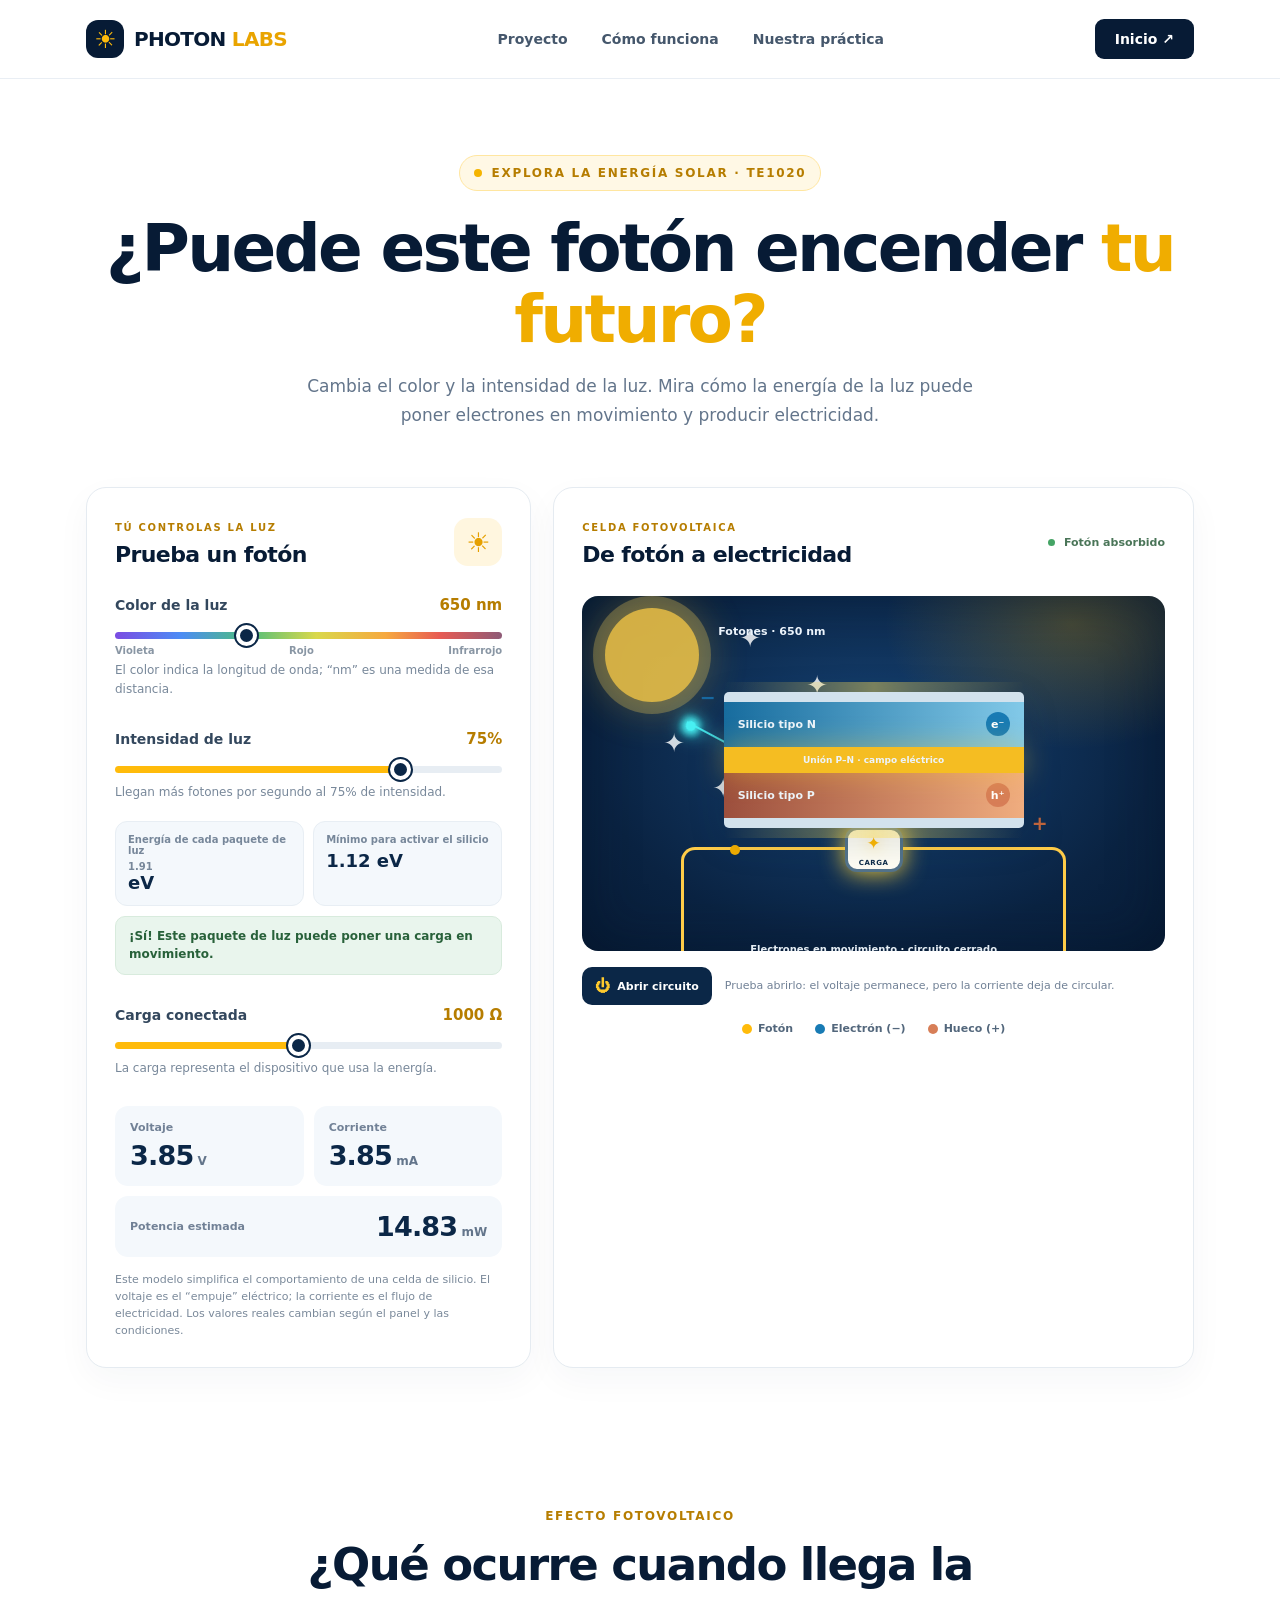
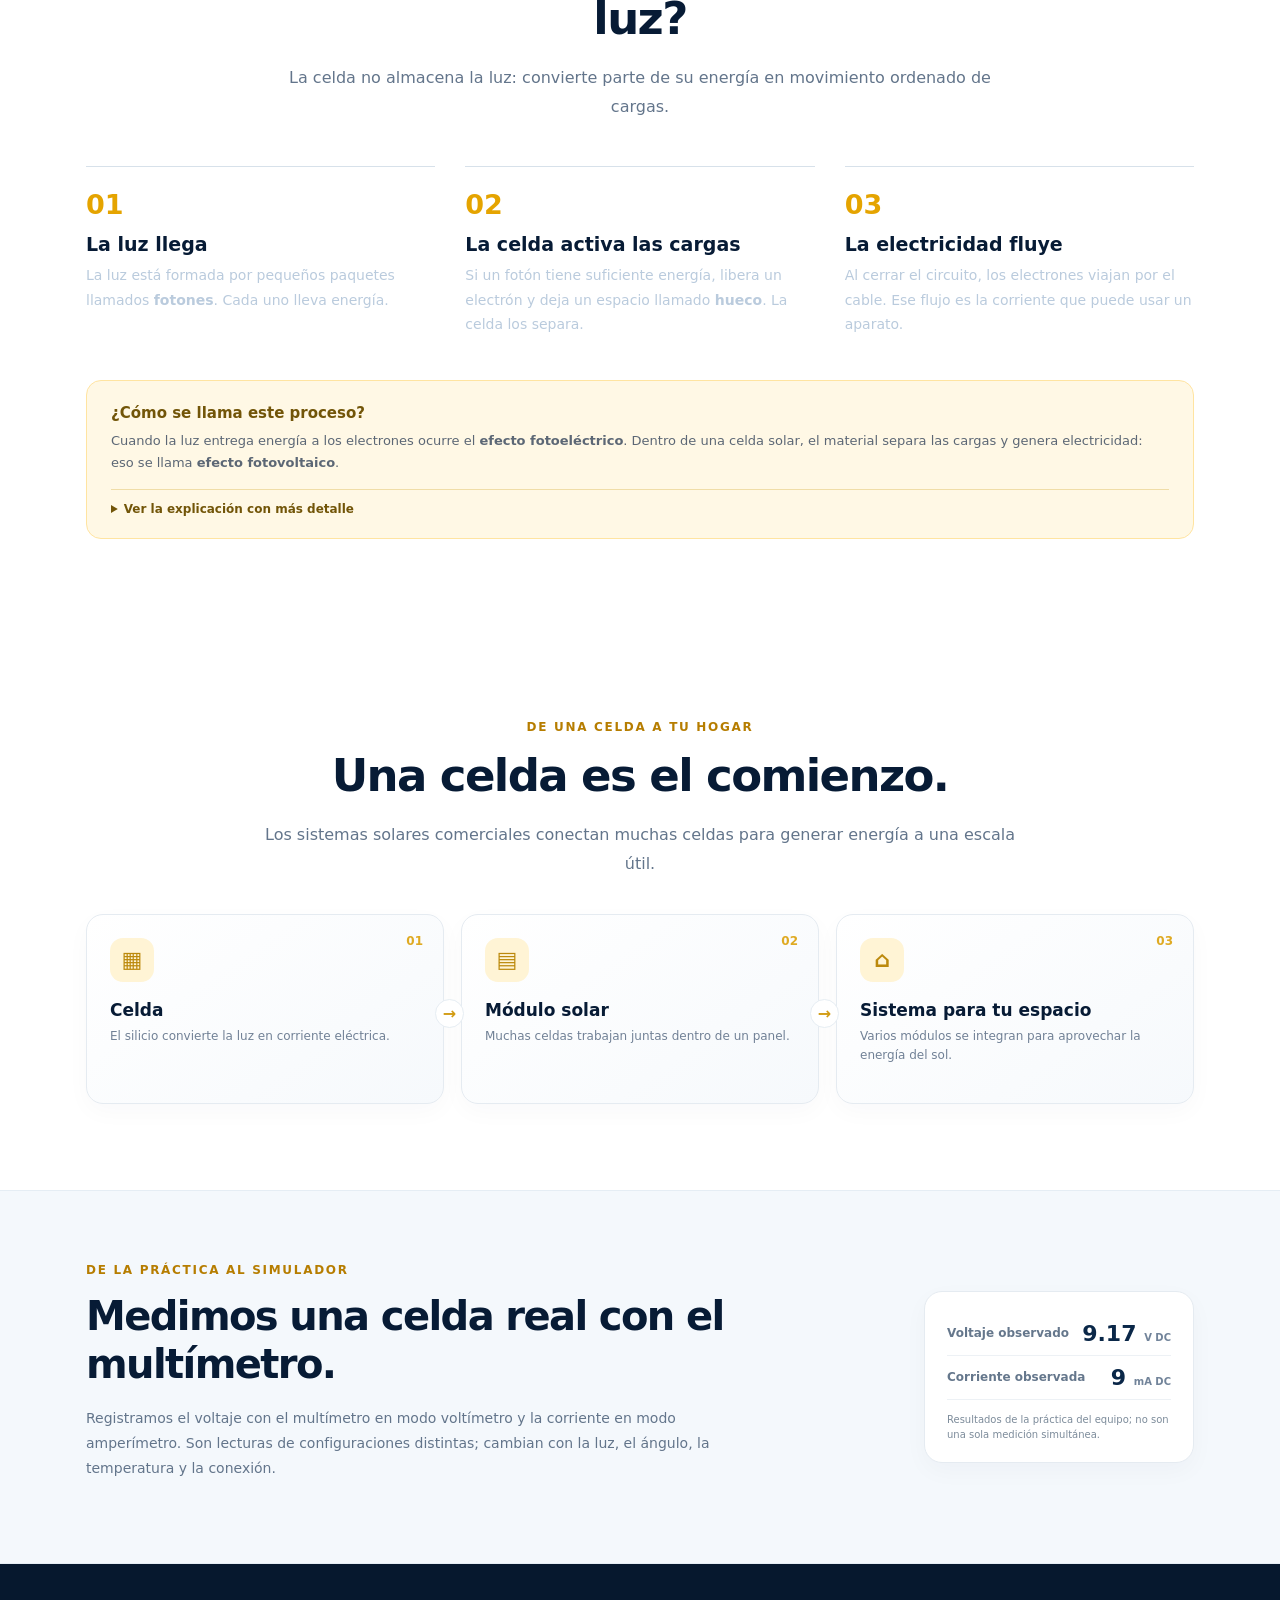
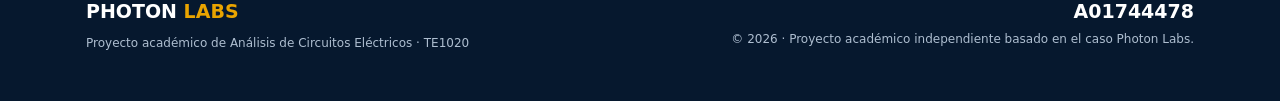
<file: simulador.html>
<!doctype html>
<html lang="es">
<head>
  <meta charset="UTF-8" />
  <meta name="viewport" content="width=device-width, initial-scale=1" />
  <meta name="theme-color" content="#071b35" />
  <meta name="description" content="Simulador interactivo para comprender cómo una celda solar transforma la luz en corriente eléctrica." />
  <title>Simulador solar | Photon Labs</title>
  <link rel="icon" type="image/png" href="assets/logo.png" />
  <link rel="stylesheet" href="styles.css?v=2" />
  <link rel="stylesheet" href="simulador.css?v=2" />
  <script src="simulador.js" defer></script>
  <script src="page-transitions.js?v=2" defer></script>
</head>
<body>
  <header class="header">
    <div class="wrap nav">
      <a href="index.html" class="brand" aria-label="Photon Labs, inicio"><span class="brand-icon">☀</span><span>PHOTON <b>LABS</b></span></a>
      <nav aria-label="Navegación principal"><a href="index.html#proyecto">Proyecto</a><a href="#como-funciona">Cómo funciona</a><a href="#practica">Nuestra práctica</a></nav>
      <a class="nav-cta" href="index.html">Inicio <span aria-hidden="true">↗</span></a>
    </div>
  </header>
  <main>
    <section class="sim-hero wrap">
      <span class="eyebrow"><span class="dot"></span> EXPLORA LA ENERGÍA SOLAR · TE1020</span>
      <h1>¿Puede este fotón encender <span>tu futuro?</span></h1>
      <p>Cambia el color y la intensidad de la luz. Mira cómo la energía de la luz puede poner electrones en movimiento y producir electricidad.</p>
    </section>

    <section class="sim-layout wrap" aria-label="Simulador de celda solar">
      <div class="sim-card controls-card">
        <div class="card-title"><div><span class="overline">TÚ CONTROLAS LA LUZ</span><h2>Prueba un fotón</h2></div><span class="sun-badge" aria-hidden="true">☀</span></div>
        <label class="control-label" for="wavelengthRange"><span>Color de la luz</span><strong><span id="wavelengthValue">650</span> nm</strong></label>
        <input class="spectrum-range" id="wavelengthRange" type="range" min="380" max="1200" value="650" aria-describedby="wavelengthHint" />
        <div class="spectrum-labels"><span>Violeta</span><span>Rojo</span><span>Infrarrojo</span></div>
        <p class="control-hint" id="wavelengthHint">El color indica la longitud de onda; “nm” es una medida de esa distancia.</p>
        <label class="control-label load-label" for="lightRange"><span>Intensidad de luz</span><strong id="lightValue">75%</strong></label>
        <input id="lightRange" type="range" min="0" max="100" value="75" aria-describedby="lightHint" />
        <p class="control-hint" id="lightHint">Más intensidad significa más fotones llegando cada segundo.</p>
        <div class="photon-facts" aria-live="polite">
          <div><span>Energía de cada paquete de luz</span><strong><span id="photonEnergy">1.91</span> eV</strong></div>
          <div><span>Mínimo para activar el silicio</span><strong>1.12 eV</strong></div>
        </div>
        <div class="threshold-message" id="thresholdMessage" role="status">Este fotón puede activar el silicio.</div>
        <label class="control-label load-label" for="loadRange"><span>Carga conectada</span><strong><span id="loadValue">1000</span> Ω</strong></label>
        <input id="loadRange" type="range" min="100" max="2000" value="1000" step="50" aria-describedby="loadHint" />
        <p class="control-hint" id="loadHint">La carga representa el dispositivo que usa la energía.</p>
        <div class="readings" aria-live="polite">
          <div class="reading"><span>Voltaje</span><strong><span id="voltageValue">—</span><small> V</small></strong></div>
          <div class="reading"><span>Corriente</span><strong><span id="currentValue">—</span><small> mA</small></strong></div>
          <div class="reading power-reading"><span>Potencia estimada</span><strong><span id="powerValue">—</span><small> mW</small></strong></div>
        </div>
        <p class="model-note">Este modelo simplifica el comportamiento de una celda de silicio. El voltaje es el “empuje” eléctrico; la corriente es el flujo de electricidad. Los valores reales cambian según el panel y las condiciones.</p>
      </div>

      <div class="sim-card diagram-card">
        <div class="card-title"><div><span class="overline">CELDA FOTOVOLTAICA</span><h2>De fotón a electricidad</h2></div><span class="live-indicator" id="sceneStatus"><i></i> Fotón activo</span></div>
        <div class="cell-scene" id="cellScene" data-light="75" data-threshold="met" data-circuit="closed">
          <div class="sun-rays" aria-hidden="true"><span>✦</span><span>✦</span><span>✦</span><span>✦</span><span>✦</span></div>
          <div class="photon-label" id="photonLabel">Fotones · 650 nm</div>
          <div class="beam" aria-hidden="true"><span class="beam-photon">●</span><span class="beam-photon">●</span><span class="beam-photon">●</span><span class="beam-photon">●</span><span class="beam-photon">●</span></div>
          <div class="cell-stack" aria-label="Esquema de capas de una celda fotovoltaica">
            <div class="cell-layer top-layer"><span>Contacto frontal</span><b>−</b></div>
            <div class="cell-layer n-layer"><span>Silicio tipo N</span><b class="electron">e⁻</b></div>
            <div class="junction"><span>Unión P–N · campo eléctrico</span><i></i></div>
            <div class="cell-layer p-layer"><span>Silicio tipo P</span><b class="hole">h⁺</b></div>
            <div class="cell-layer bottom-layer"><span>Contacto posterior</span><b>+</b></div>
          </div>
          <div class="circuit-line"><span class="flow-dot"></span><span class="load-symbol" id="loadSymbol"><span class="load-bulb">✦</span><small>CARGA</small></span><span class="circuit-caption" id="circuitCaption">Cargas en movimiento · circuito cerrado</span></div>
        </div>
        <div class="scene-actions"><button class="switch-button" id="circuitToggle" type="button" aria-pressed="true"><span aria-hidden="true">⏻</span><span id="switchText">Abrir circuito</span></button><p>Prueba abrirlo: el voltaje permanece, pero la corriente deja de circular.</p></div>
        <div class="legend"><span><i class="legend-photon"></i> Fotón</span><span><i class="legend-electron"></i> Electrón (−)</span><span><i class="legend-hole"></i> Hueco (+)</span></div>
      </div>
    </section>

    <section class="section wrap" id="como-funciona">
      <div class="section-heading"><span class="overline">EFECTO FOTOVOLTAICO</span><h2>¿Qué ocurre cuando llega la luz?</h2><p>La celda no almacena la luz: convierte parte de su energía en movimiento ordenado de cargas.</p></div>
      <div class="steps science-steps">
        <article><span>01</span><h3>La luz llega</h3><p>La luz está formada por pequeños paquetes llamados <b>fotones</b>. Cada uno lleva energía.</p></article>
        <article><span>02</span><h3>La celda activa las cargas</h3><p>Si un fotón tiene suficiente energía, libera un electrón y deja un espacio llamado <b>hueco</b>. La celda los separa.</p></article>
        <article><span>03</span><h3>La electricidad fluye</h3><p>Al cerrar el circuito, los electrones viajan por el cable. Ese flujo es la corriente que puede usar un aparato.</p></article>
      </div>
      <aside class="concept-note"><strong>¿Cómo se llama este proceso?</strong><p>Cuando la luz entrega energía a los electrones ocurre el <b>efecto fotoeléctrico</b>. Dentro de una celda solar, el material separa las cargas y genera electricidad: eso se llama <b>efecto fotovoltaico</b>.</p><details class="more-science"><summary>Ver la explicación con más detalle</summary><p>La energía se estima con E = 1240 ÷ λ. En esta fórmula, λ es el color de la luz medido en nanómetros (nm), y eV es una unidad para medir energía. El silicio necesita al menos 1.12 eV para liberar una carga.</p></details></aside>
    </section>

    <section class="scale-band"><div class="wrap"><div class="section-heading"><span class="overline">DE UNA CELDA A TU HOGAR</span><h2>Una celda es el comienzo.</h2><p>Los sistemas solares comerciales conectan muchas celdas para generar energía a una escala útil.</p></div><div class="scale-steps"><article><span>01</span><b class="scale-icon">▦</b><h3>Celda</h3><p>El silicio convierte la luz en corriente eléctrica.</p></article><article><span>02</span><b class="scale-icon">▤</b><h3>Módulo solar</h3><p>Muchas celdas trabajan juntas dentro de un panel.</p></article><article><span>03</span><b class="scale-icon">⌂</b><h3>Sistema para tu espacio</h3><p>Varios módulos se integran para aprovechar la energía del sol.</p></article></div></div></section>

    <section class="practice-band" id="practica"><div class="wrap practice-inner"><div><span class="overline">DE LA PRÁCTICA AL SIMULADOR</span><h2>Medimos una celda real con el multímetro.</h2><p>Registramos el voltaje con el multímetro en modo voltímetro y la corriente en modo amperímetro. Son lecturas de configuraciones distintas; cambian con la luz, el ángulo, la temperatura y la conexión.</p></div><div class="practice-readings"><div><span>Voltaje observado</span><strong>9.17 <small>V DC</small></strong></div><div><span>Corriente observada</span><strong>9 <small>mA DC</small></strong></div><small>Resultados de la práctica del equipo; no son una sola medición simultánea.</small></div></div></section>
  </main>
  <footer><div class="wrap footer-inner"><div><strong>PHOTON <span>LABS</span></strong><p>Proyecto académico de Análisis de Circuitos Eléctricos · TE1020</p></div><div class="footer-right"><strong>A01744478</strong><small>© 2026 · Proyecto académico independiente basado en el caso Photon Labs.</small></div></div></footer>
</body>
</html>
</file>
<file: styles.css>
:root{--navy:#071b35;--blue:#10345c;--gold:#ffbb0b;--muted:#63758b;--light:#f4f8fc}*{box-sizing:border-box}html{scroll-behavior:smooth}body{margin:0;font-family:Inter,ui-sans-serif,system-ui,-apple-system,BlinkMacSystemFont,"Segoe UI",sans-serif;color:var(--navy);background:white}a{text-decoration:none;color:inherit}.wrap{max-width:1160px;margin:auto;padding-left:26px;padding-right:26px}.header{background:#fff;border-bottom:1px solid #e9eef4;position:sticky;top:0;z-index:5}.nav{height:78px;display:flex;align-items:center;justify-content:space-between;gap:24px}.brand{font-weight:900;letter-spacing:-.7px;display:flex;align-items:center;gap:10px;font-size:20px}.brand b,.footer-inner span{color:#e9a400}.brand-icon{display:grid;place-items:center;width:38px;height:38px;border-radius:12px;background:var(--navy);color:var(--gold);font-size:25px}.nav nav{display:flex;gap:34px;color:#45576c;font-size:14px;font-weight:600}.nav nav a:hover{color:#d39a00}.nav-cta{background:var(--navy);color:white;border-radius:9px;padding:12px 20px;font-size:14px;font-weight:700}.hero{min-height:610px;display:grid;grid-template-columns:1.06fr .94fr;align-items:center;gap:50px;padding-top:55px;padding-bottom:70px}.eyebrow,.overline{font-size:12px;letter-spacing:1.7px;font-weight:850;color:#b67d00}.eyebrow{display:inline-flex;gap:10px;align-items:center;background:#fff8e5;border:1px solid #ffe6a0;border-radius:30px;padding:10px 14px}.dot{height:8px;width:8px;border-radius:50%;background:#f5b400}.hero h1{font-size:clamp(43px,5vw,70px);letter-spacing:-3px;line-height:1.08;margin:26px 0 23px;max-width:660px}.hero h1 span{color:#f0ad00}.hero-copy>p{font-size:18px;line-height:1.8;color:var(--muted);max-width:540px}.actions{display:flex;gap:12px;flex-wrap:wrap;margin:30px 0}.btn{border-radius:10px;padding:16px 22px;font-size:14px;font-weight:800;display:inline-flex;align-items:center;gap:14px}.primary{background:var(--gold);color:#0b2443;box-shadow:0 8px 22px #ffbb0b33}.secondary{border:1px solid #cbd5df}.hero-note{color:#65758a;font-size:13px;margin-top:36px}.hero-note span{color:#e6a000}.hero-art{position:relative;min-width:0}.art-glow{position:absolute;inset:6% 0;background:radial-gradient(circle,#ffdf7c66,transparent 65%)}.logo-panel{position:relative;border-radius:28px;padding:25px;background:white;box-shadow:0 22px 70px #102c5020;border:1px solid #e9eef4;transform:rotate(2deg)}.logo-panel img{display:block;width:100%;border-radius:15px}.float-tag{position:absolute;bottom:-20px;left:-28px;background:white;display:flex;align-items:center;gap:13px;padding:14px 20px;box-shadow:0 15px 45px #0b28452b;border-radius:14px}.float-tag>span{font-size:26px;color:#e5a400}.float-tag strong,.float-tag small{display:block}.float-tag strong{font-size:13px}.float-tag small{font-size:11px;color:var(--muted);margin-top:3px}.metrics{background:var(--navy);color:white}.metrics-grid{display:grid;grid-template-columns:repeat(4,1fr);padding-top:27px;padding-bottom:27px}.metrics-grid>div{display:flex;align-items:center;gap:14px;padding:14px 18px;border-right:1px solid #ffffff25}.metrics-grid>div:last-child{border:0}.metrics strong{color:var(--gold);font-size:23px}.metrics span{font-size:13px;color:#d6e0eb}.section{padding-top:95px;padding-bottom:95px}.section-heading{max-width:760px;margin:0 auto 43px;text-align:center}h2{font-size:clamp(30px,3.7vw,45px);letter-spacing:-1.6px;line-height:1.2;margin:14px 0 18px}.section-heading p,.coming p{color:var(--muted);font-size:16px;line-height:1.8}.feature-grid{display:grid;grid-template-columns:repeat(3,1fr);gap:20px}.feature{border:1px solid #e5ebf1;border-radius:18px;padding:32px;background:#fff;box-shadow:0 8px 25px #0b284508}.feature-icon{display:grid;place-items:center;width:54px;height:54px;border-radius:15px;background:#fff6df;font-size:25px;color:#e4a300}.feature h3{margin:24px 0 10px;font-size:20px}.feature p{color:var(--muted);line-height:1.7;font-size:14px}.section-dark{background:#0a2342;color:white}.section-dark .overline{color:var(--gold)}.section-dark h2{max-width:700px}.steps{display:grid;grid-template-columns:repeat(3,1fr);gap:30px;margin-top:45px}.steps>div{border-top:1px solid #42607d;padding-top:24px}.steps span{color:var(--gold);font-size:28px;font-weight:850}.steps h3{font-size:20px}.steps p{color:#bacbdd;line-height:1.7;font-size:14px}.coming{background:var(--light);border:1px solid #e5edf4;border-radius:24px;padding:58px;display:flex;align-items:center;gap:40px;justify-content:space-between}.coming>div:first-child{max-width:690px}.coming-icon{font-size:140px;color:#f3b300;line-height:1}.status{display:inline-block;background:#e9f3ed;color:#297d48;border-radius:25px;padding:9px 15px;font-size:13px;font-weight:800;margin-top:15px}footer{background:#06182e;color:white}.footer-inner{display:flex;justify-content:space-between;gap:30px;padding-top:36px;padding-bottom:36px}.footer-inner strong{font-size:19px}.footer-inner p,.footer-inner small{font-size:12px;color:#aebed0;line-height:1.6}.footer-right{text-align:right;display:flex;flex-direction:column;gap:8px}@media(max-width:850px){.nav nav{display:none}.hero{grid-template-columns:1fr;gap:45px;padding-top:65px}.hero-copy{text-align:center}.hero-copy>p{margin-left:auto;margin-right:auto}.actions{justify-content:center}.hero-art{max-width:530px;margin:0 auto}.float-tag{left:0}.metrics-grid{grid-template-columns:repeat(2,1fr)}.metrics-grid>div:nth-child(2){border:0}.feature-grid,.steps{grid-template-columns:1fr}.coming-icon{display:none}}@media(max-width:540px){.wrap{padding-left:18px;padding-right:18px}.nav{height:70px}.brand{font-size:17px}.nav-cta{font-size:12px;padding:11px}.hero{padding-top:42px}.hero h1{letter-spacing:-2px}.hero-copy>p{font-size:16px}.btn{width:100%;justify-content:center}.logo-panel{padding:12px}.float-tag{position:relative;bottom:auto;left:auto;margin:15px auto 0;max-width:max-content}.metrics-grid>div{gap:8px;padding:14px 8px}.metrics span{font-size:11px}.metrics strong{font-size:19px}.section{padding-top:70px;padding-bottom:70px}.coming{padding:30px}.footer-inner{flex-direction:column}.footer-right{text-align:left}}
.hero-word{display:inline-block;min-width:4ch;transition:opacity .22s ease,transform .22s ease}.hero-word.is-changing{opacity:0;transform:translateY(9px)}.hero-art{perspective:900px}.logo-panel{animation:panel-float 6s ease-in-out infinite;transform-origin:center;transition:box-shadow .5s}.logo-panel:hover{box-shadow:0 32px 85px #102c5035}.art-glow{animation:glow-breathe 5s ease-in-out infinite}.float-tag{animation:tag-float 4s ease-in-out infinite}.primary{transition:transform .2s ease,box-shadow .2s ease}.primary:hover{transform:translateY(-3px);box-shadow:0 14px 28px #ffbb0b55}.scroll-effects .scroll-reveal{opacity:0;transform:translateY(18px);transition:opacity .65s ease var(--reveal-delay,0ms),transform .65s cubic-bezier(.2,.75,.25,1) var(--reveal-delay,0ms)}.scroll-effects .scroll-reveal.is-visible{opacity:1;transform:translateY(0)}@keyframes panel-float{0%,100%{transform:rotate(2deg) translateY(0)}50%{transform:rotate(0deg) translateY(-8px)}}@keyframes glow-breathe{0%,100%{opacity:.68;transform:scale(.96)}50%{opacity:1;transform:scale(1.04)}}@keyframes tag-float{0%,100%{transform:translateY(0)}50%{transform:translateY(-6px)}}@media(prefers-reduced-motion:reduce){html{scroll-behavior:auto}.hero-word,.logo-panel,.art-glow,.float-tag,.primary,.scroll-effects .scroll-reveal{animation:none!important;transition:none!important;transform:none!important;opacity:1!important}}
.page-transition-screen{position:fixed;inset:0;z-index:20;display:flex;align-items:center;justify-content:center;flex-direction:column;gap:15px;background:radial-gradient(circle at 50% 48%,#143c64 0%,#0a2342 46%,#071b35 78%);color:#fff;clip-path:circle(0 at 50% 50%);pointer-events:none;transition:clip-path .52s cubic-bezier(.72,0,.2,1)}.page-transition-screen.is-active{clip-path:circle(150% at 50% 50%)}.transition-sun{display:grid;place-items:center;width:68px;height:68px;border-radius:50%;background:var(--gold);color:var(--navy);font-size:38px;box-shadow:0 0 0 13px #ffbb0b22,0 0 65px #ffbb0b77;animation:transition-pulse 1s ease-in-out infinite alternate}.transition-message{font-size:16px;letter-spacing:.5px;opacity:0;transform:translateY(8px);transition:opacity .25s ease .12s,transform .25s ease .12s}.page-transition-screen.is-active .transition-message{opacity:1;transform:translateY(0)}@keyframes transition-pulse{to{transform:scale(1.08);box-shadow:0 0 0 20px #ffbb0b16,0 0 85px #ffbb0b99}}@media(prefers-reduced-motion:reduce){.page-transition-screen{display:none}}
.page-transition-screen{transition-duration:.85s}.transition-message{font-size:18px}@media(prefers-reduced-motion:reduce){.page-transition-screen{display:flex;clip-path:none;opacity:0;transition:opacity .18s ease}.page-transition-screen.is-active{opacity:1;clip-path:none}.transition-sun{animation:none}}

/* Hero photo carousel */
.hero-carousel{position:relative;isolation:isolate;display:block;min-height:650px;padding:0;overflow:hidden;color:#fff;background:var(--navy)}
.hero-backdrops,.hero-scrim{position:absolute;inset:0;z-index:-2}
.hero-backdrops{overflow:hidden}
.hero-slide{position:absolute;inset:0;width:100%;height:100%;object-fit:cover;object-position:center 54%;opacity:0;transform:scale(1.045);transition:opacity 1.1s ease,transform 7s ease}
.hero-slide.is-active{opacity:1;transform:scale(1)}
.hero-scrim{z-index:-1;background:linear-gradient(90deg,rgba(5,20,39,.9) 0%,rgba(5,20,39,.78) 47%,rgba(5,20,39,.34) 100%),linear-gradient(0deg,rgba(5,20,39,.54),transparent 38%)}
.hero-content{min-height:650px;display:grid;grid-template-columns:1.12fr .88fr;align-items:center;gap:50px;padding-top:70px;padding-bottom:110px}
.hero-carousel .hero-copy{max-width:650px}
.hero-carousel .eyebrow{background:#071b35b8;border-color:#ffbb0b88;color:#ffdf83}
.hero-carousel .dot{box-shadow:0 0 15px #ffbb0b}
.hero-carousel h1{color:#fff;text-shadow:0 4px 25px #06162988}
.hero-carousel h1 span{color:var(--gold)}
.hero-carousel .hero-copy>p{color:#edf3fa;text-shadow:0 2px 14px #061629}
.hero-carousel .hero-note{color:#e4ebf4}
.hero-carousel .secondary{border-color:#ffffff83;color:#fff;background:#071b3552}
.hero-carousel .logo-panel{box-shadow:0 24px 70px #06162980}
.hero-carousel-controls{position:absolute;left:max(26px,calc((100% - 1108px)/2));right:max(26px,calc((100% - 1108px)/2));bottom:30px;display:flex;align-items:center;gap:13px;color:#fff}
.carousel-arrow{width:42px;height:42px;border:1px solid #ffffff88;border-radius:50%;background:#071b3566;color:#fff;font-size:21px;cursor:pointer;transition:background .2s ease,transform .2s ease}
.carousel-arrow:hover{background:#ffbb0b;color:var(--navy);transform:translateY(-2px)}
.carousel-count{font-size:13px;font-weight:800;letter-spacing:1px;white-space:nowrap}
.carousel-count span{color:#c5d0dd}
.carousel-label{display:flex;flex-direction:column;gap:3px;margin-left:4px}
.carousel-caption{font-size:13px;font-weight:700}
.carousel-label small{font-size:10px;color:#c5d0dd}
@media(max-width:850px){.hero-carousel,.hero-content{min-height:720px}.hero-content{grid-template-columns:1fr;gap:28px;padding-top:55px;padding-bottom:115px}.hero-carousel .hero-copy{text-align:center;margin:0 auto}.hero-carousel .hero-art{width:min(100%,460px);margin:0 auto}.hero-carousel .logo-panel{max-height:215px;overflow:hidden}.hero-carousel .logo-panel img{max-height:165px;object-fit:contain}.hero-carousel .float-tag{left:0}.hero-carousel-controls{left:26px;right:26px}}
@media(max-width:540px){.hero-carousel,.hero-content{min-height:740px}.hero-content{padding-top:42px;padding-bottom:120px}.hero-carousel .hero-art{max-width:310px}.hero-carousel .logo-panel{max-height:145px;padding:10px}.hero-carousel .logo-panel img{max-height:123px}.hero-carousel-controls{left:18px;right:18px;bottom:23px;gap:9px}.carousel-arrow{width:38px;height:38px}.carousel-label{margin-left:1px}.carousel-caption{font-size:11px}.carousel-label small{font-size:9px}}
@media(prefers-reduced-motion:reduce){.hero-slide{transition:opacity .2s ease,transform .2s ease;transform:none}.carousel-arrow{transition:none}}
</file>
<file: simulador.css>
.sim-hero{padding-top:76px;padding-bottom:34px;text-align:center}.sim-hero h1{font-size:clamp(40px,5.5vw,66px);letter-spacing:-2.7px;line-height:1.08;margin:22px auto 16px}.sim-hero h1 span{color:#f0ad00}.sim-hero p{max-width:690px;margin:0 auto;color:var(--muted);font-size:17px;line-height:1.75}.sim-layout{display:grid;grid-template-columns:.82fr 1.18fr;gap:22px;padding-top:22px;padding-bottom:42px}.sim-card{background:white;border:1px solid #e5ebf1;border-radius:20px;padding:28px;box-shadow:0 12px 34px #0b28450a;min-width:0}.card-title{display:flex;align-items:center;justify-content:space-between;gap:18px;margin-bottom:28px}.card-title h2{font-size:22px;letter-spacing:-.6px;margin:7px 0 0}.card-title .overline{font-size:10px}.sun-badge{display:grid;place-items:center;border-radius:14px;width:48px;height:48px;background:#fff6df;color:#e6a000;font-size:27px}.control-label{display:flex;align-items:center;justify-content:space-between;gap:14px;font-size:14px;font-weight:750;color:#33475d}.control-label strong{color:#b67d00;font-size:15px}.load-label{margin-top:31px}.sim-card input[type=range]{appearance:none;width:100%;height:7px;border-radius:8px;background:linear-gradient(90deg,#ffbb0b 75%,#e7edf3 75%);outline:none;margin:18px 0 5px}.sim-card input[type=range]::-webkit-slider-thumb{appearance:none;width:21px;height:21px;border-radius:50%;background:#0b2747;border:4px solid white;box-shadow:0 0 0 2px #0b2747;cursor:pointer}.sim-card input[type=range]::-moz-range-thumb{width:14px;height:14px;border-radius:50%;background:#0b2747;border:4px solid white;box-shadow:0 0 0 2px #0b2747;cursor:pointer}.control-hint{font-size:12px;color:#78889a;margin:5px 0 0;line-height:1.55}.readings{margin-top:28px;display:grid;grid-template-columns:1fr 1fr;gap:10px}.reading{border-radius:13px;background:#f4f8fc;padding:15px}.reading>span{display:block;font-size:11px;color:#718196;font-weight:700}.reading strong{display:block;margin-top:6px;color:#0b2747;font-size:27px;letter-spacing:-.8px}.reading small{font-size:12px;letter-spacing:0;color:#63758b}.power-reading{grid-column:1/-1;display:flex;align-items:center;justify-content:space-between}.power-reading strong{margin:0}.model-note{font-size:11px;line-height:1.55;color:#7a899a;margin:14px 0 0}.live-indicator{font-size:11px;color:#4a7558;white-space:nowrap;font-weight:750}.live-indicator i{display:inline-block;width:7px;height:7px;border-radius:50%;background:#45a465;margin-right:5px}.diagram-card{overflow:hidden}.cell-scene{height:355px;position:relative;isolation:isolate;border-radius:16px;background:linear-gradient(180deg,#fff9e8 0%,#f7faff 58%,#edf4f9 100%);overflow:hidden;--ray-alpha:.72}.cell-scene[data-light="0"]{--ray-alpha:0}.sun-rays{position:absolute;inset:12px auto auto 23px;width:94px;height:94px;border-radius:50%;background:#ffcf47;box-shadow:0 0 0 12px #ffd75b55,0 0 50px #ffc62988;color:white;font-size:26px}.sun-rays span{position:absolute;animation:twinkle 2s ease-in-out infinite}.sun-rays span:nth-child(1){left:134px;top:15px}.sun-rays span:nth-child(2){left:201px;top:62px;animation-delay:.5s}.sun-rays span:nth-child(3){left:178px;top:124px;animation-delay:.9s}.sun-rays span:nth-child(4){left:107px;top:165px;animation-delay:.3s}.sun-rays span:nth-child(5){left:58px;top:120px;animation-delay:1.1s}.photon-label{position:absolute;top:29px;left:136px;color:#8e6c12;font-size:11px;font-weight:800}.cell-stack{position:absolute;left:50%;top:46%;transform:translate(-50%,-50%);width:min(58%,300px);filter:drop-shadow(0 12px 17px #0a234222);z-index:1}.cell-layer{height:45px;display:flex;justify-content:space-between;align-items:center;padding:0 14px;font-size:11px;font-weight:800}.top-layer{height:10px;background:#9cb3c7;border-radius:5px 5px 0 0}.top-layer span,.bottom-layer span{display:none}.top-layer b{position:absolute;left:-24px;color:#1768a1;font-size:19px}.n-layer{background:linear-gradient(90deg,#a8d3e9,#c5e3ee);color:#16445f}.p-layer{background:linear-gradient(90deg,#edc8b2,#f5d9c8);color:#714d3c}.bottom-layer{height:10px;background:#9cb3c7;border-radius:0 0 5px 5px}.bottom-layer b{position:absolute;right:-24px;color:#be643b;font-size:19px}.junction{height:26px;background:#f5c842;position:relative;display:grid;place-items:center;color:#6f5400;font-size:9px;font-weight:850}.junction i{position:absolute;inset:-65px 0;background:linear-gradient(90deg,transparent,#ffdf5570,transparent);z-index:-1}.electron,.hole{display:grid;place-items:center;width:24px;height:24px;border-radius:50%;font-size:11px;animation:bounce 1.8s ease-in-out infinite}.electron{background:#187bb4;color:white}.hole{background:#d77e57;color:white;animation-delay:.4s}.circuit-line{position:absolute;left:17%;right:17%;bottom:24px;height:80px;border:3px solid #53738b;border-bottom:0;border-radius:14px 14px 0 0}.circuit-line:before,.circuit-line:after{content:"";position:absolute;width:3px;height:30px;bottom:-28px;background:#53738b}.circuit-line:before{left:-3px}.circuit-line:after{right:-3px}.load-symbol{position:absolute;left:50%;top:-17px;transform:translateX(-50%);width:43px;height:34px;display:grid;place-items:center;background:white;border:3px solid #53738b;border-radius:7px;color:#0d2a48;font-weight:900}.circuit-caption{position:absolute;left:0;right:0;bottom:-28px;text-align:center;font-size:10px;color:#556d80;font-weight:700}.flow-dot{position:absolute;left:12%;top:-5px;width:10px;height:10px;background:#f0ad00;border-radius:50%;animation:flow 2.2s linear infinite}.legend{display:flex;justify-content:center;gap:22px;flex-wrap:wrap;margin-top:17px;font-size:11px;color:#53677c;font-weight:700}.legend span{display:flex;align-items:center;gap:6px}.legend i{width:10px;height:10px;display:inline-block;border-radius:50%}.legend-photon{background:#ffbb0b}.legend-electron{background:#187bb4}.legend-hole{background:#d77e57}.science-steps article{border-top:1px solid #d7e1ea;padding-top:22px}.science-steps article>span{color:#e5a400;font-size:27px;font-weight:850}.science-steps h3{font-size:19px;margin:13px 0 8px}.science-steps p{color:#bacbdd;font-size:14px;line-height:1.75;margin:0}.concept-note{margin-top:43px;background:#fff8e5;border:1px solid #ffe4a1;border-radius:15px;padding:22px 24px}.concept-note strong{font-size:15px;color:#725508}.concept-note p{font-size:13px;line-height:1.7;color:#5c6775;margin:8px 0 0}.practice-band{background:#f4f8fc;border-top:1px solid #e5edf4;border-bottom:1px solid #e5edf4}.practice-inner{display:flex;justify-content:space-between;align-items:center;gap:36px;padding-top:68px;padding-bottom:68px}.practice-inner>div:first-child{max-width:650px}.practice-inner h2{font-size:clamp(28px,3.2vw,40px)}.practice-inner p{max-width:640px;color:var(--muted);font-size:14px;line-height:1.8}.practice-readings{flex:0 0 270px;background:white;border:1px solid #e5ebf1;border-radius:18px;padding:20px 22px;box-shadow:0 8px 24px #0b284508}.practice-readings>div{display:flex;justify-content:space-between;align-items:center;padding:9px 0;border-bottom:1px solid #edf1f5}.practice-readings>div span{font-size:12px;color:#65778c;font-weight:700}.practice-readings>div strong{font-size:22px;color:#0a2748}.practice-readings>div small{font-size:10px;color:#72849a}.practice-readings>small{display:block;margin-top:12px;font-size:10px;line-height:1.5;color:#7c8b9a}@keyframes flow{0%{left:10%;opacity:0}15%{opacity:1}82%{left:83%;opacity:1}100%{left:90%;opacity:0}}@keyframes bounce{0%,100%{transform:translateY(0)}50%{transform:translateY(-7px)}}@keyframes twinkle{0%,100%{opacity:var(--ray-alpha);transform:scale(1)}50%{opacity:calc(var(--ray-alpha)*.45);transform:scale(.75)}}@media(max-width:850px){.sim-layout{grid-template-columns:1fr}.practice-inner{align-items:flex-start;flex-direction:column}.practice-readings{width:100%;max-width:420px}.science-steps{grid-template-columns:1fr}}@media(max-width:540px){.sim-hero{padding-top:48px}.sim-hero h1{letter-spacing:-1.8px}.sim-hero p{font-size:15px}.sim-card{padding:21px}.card-title{margin-bottom:22px}.cell-scene{height:320px}.cell-stack{width:62%}.sun-rays{transform:scale(.8);transform-origin:top left}.photon-label{top:25px;left:105px}.circuit-line{left:12%;right:12%}.legend{gap:11px;font-size:10px}.practice-inner{padding-top:52px;padding-bottom:52px}}
.spectrum-range{background:linear-gradient(90deg,#7b4ce2 0%,#4c8cf5 17%,#4dbd7e 34%,#d9d84b 52%,#f6a83f 70%,#e75b54 84%,#8e5b77 100%)!important}.spectrum-labels{display:flex;justify-content:space-between;color:#8996a4;font-size:10px;font-weight:700;margin-top:1px}.photon-facts{display:grid;grid-template-columns:1fr 1fr;gap:9px;margin-top:20px}.photon-facts>div{background:#f4f8fc;border:1px solid #e8eef4;border-radius:12px;padding:12px}.photon-facts span{display:block;color:#77879a;font-size:10px;font-weight:700}.photon-facts strong{display:block;color:#0b2747;margin-top:5px;font-size:18px}.threshold-message{margin-top:10px;background:#e9f5ed;color:#28613a;border:1px solid #d8ebdd;border-radius:10px;padding:11px 13px;font-size:12px;font-weight:800;line-height:1.45}.threshold-message[data-state="inactive"]{background:#fff4e5;color:#87561c;border-color:#f8e3c4}.cell-scene{--bulb-glow:0;--photon-color:#ffba24;--light-level:.75;background:radial-gradient(ellipse at 84% 8%,#ffbb0b3d,transparent 27%),radial-gradient(ellipse at 50% 42%,#164375 0%,#0a2342 68%,#071b35 100%);box-shadow:inset 0 0 55px #03122666}.cell-scene:after{content:"";position:absolute;inset:0;background-image:radial-gradient(#ffffff35 .7px,transparent .7px);background-size:24px 24px;opacity:.22;pointer-events:none;z-index:-1}.sun-rays{opacity:calc(.15 + var(--ray-alpha));transition:opacity .25s,box-shadow .25s}.cell-scene[data-light="0"] .sun-rays{box-shadow:0 0 0 8px #c7d3dd44}.beam{position:absolute;left:105px;top:125px;width:180px;height:2px;transform:rotate(28deg);transform-origin:left;background:linear-gradient(90deg,var(--photon-color),transparent);z-index:1;filter:drop-shadow(0 0 8px var(--photon-color))}.beam-photon{position:absolute;left:0;top:-5px;color:var(--photon-color);font-size:12px;animation:photon-flight var(--photon-speed,2s) linear infinite;text-shadow:0 0 10px var(--photon-color)}.beam-photon:nth-child(2){animation-delay:.36s}.beam-photon:nth-child(3){animation-delay:.72s}.beam-photon:nth-child(4){animation-delay:1.08s}.beam-photon:nth-child(5){animation-delay:1.44s}.cell-scene[data-light="0"] .beam-photon{display:none}.cell-scene[data-threshold="below"] .beam-photon{animation:none;opacity:.22;color:#b8c6d4;text-shadow:none}.cell-scene[data-circuit="open"] .flow-dot,.cell-scene[data-threshold="below"] .flow-dot,.cell-scene[data-light="0"] .flow-dot{animation:none;opacity:0}.cell-scene[data-circuit="open"] .electron,.cell-scene[data-threshold="below"] .electron,.cell-scene[data-light="0"] .electron{animation-play-state:paused}.cell-scene .cell-layer span,.cell-scene .junction span,.photon-label{color:#ecf4fc}.cell-scene .n-layer{background:linear-gradient(90deg,#176c9e,#82c9e8);color:#fff}.cell-scene .p-layer{background:linear-gradient(90deg,#9c4f3d,#f0ad7f);color:#fff}.cell-scene .top-layer,.cell-scene .bottom-layer{background:#d2e2ed}.cell-scene .junction{background:#f5bd22;color:#483600;box-shadow:0 0 28px #ffca2b66}.cell-scene .circuit-line{border-color:#ffcc48}.cell-scene .circuit-line:before,.cell-scene .circuit-line:after{background:#ffcc48}.cell-scene .circuit-caption{color:#e5edf4}.load-symbol{width:58px;height:45px;top:-23px;border-radius:12px;background:#fffdf4;box-shadow:none;transition:box-shadow .25s}.load-bulb{font-size:17px;color:#b4a978;transition:color .25s,text-shadow .25s}.load-symbol small{font-size:7px;letter-spacing:.5px}.load-symbol.is-lit{box-shadow:0 0 24px #ffd43b}.load-symbol.is-lit .load-bulb{color:#ffb900;text-shadow:0 0 16px #ffc928}.cell-scene[data-circuit="open"] .load-symbol{background:#f4f7fa;box-shadow:none}.scene-actions{display:flex;align-items:center;gap:13px;margin-top:16px}.scene-actions p{font-size:11px;color:#718196;line-height:1.5;margin:0}.switch-button{display:flex;align-items:center;gap:7px;border:0;border-radius:10px;background:#0b2747;color:white;padding:10px 13px;font:inherit;font-size:11px;font-weight:800;cursor:pointer;white-space:nowrap;transition:background .2s,transform .2s}.switch-button:hover{background:#17436d;transform:translateY(-1px)}.switch-button span:first-child{color:#ffca2d;font-size:15px}.switch-button:focus-visible{outline:3px solid #ffbb0b;outline-offset:3px}.cell-scene[data-circuit="open"] .circuit-line{border-color:#8798a8}.cell-scene[data-circuit="open"] .circuit-line:before,.cell-scene[data-circuit="open"] .circuit-line:after{background:#8798a8}.cell-scene[data-circuit="open"] .circuit-caption{color:#fff}.scale-band{background:#fff;padding-top:82px;padding-bottom:86px}.scale-band .section-heading{margin-bottom:35px}.scale-steps{display:grid;grid-template-columns:repeat(3,1fr);gap:17px}.scale-steps article{position:relative;border:1px solid #e5ebf1;border-radius:17px;padding:23px;background:linear-gradient(145deg,#fff,#f6f9fc);min-height:190px;box-shadow:0 8px 24px #0b284507}.scale-steps article>span{position:absolute;top:19px;right:20px;color:#dfaa23;font-weight:900;font-size:12px}.scale-icon{width:44px;height:44px;display:grid;place-items:center;border-radius:13px;background:#fff4d5;color:#bc890c;font-size:22px}.scale-steps h3{font-size:17px;margin:18px 0 7px}.scale-steps p{color:#718196;font-size:12px;line-height:1.6;margin:0}.scale-steps article:not(:last-child):after{content:"→";position:absolute;right:-21px;top:45%;z-index:1;background:white;border:1px solid #e6edf3;border-radius:50%;width:27px;height:27px;display:grid;place-items:center;color:#d29b12;font-weight:900}.beam{pointer-events:none}.sim-card input[type=range]:focus-visible{outline:3px solid #ffbb0b;outline-offset:5px;border-radius:10px}@keyframes photon-flight{0%{left:0;opacity:0;transform:scale(.7)}20%{opacity:1}85%{opacity:1}100%{left:165px;opacity:0;transform:scale(1.1)}}@media(max-width:850px){.scale-steps{grid-template-columns:1fr}.scale-steps article{min-height:auto}.scale-steps article:not(:last-child):after{content:"↓";right:calc(50% - 13px);top:auto;bottom:-16px}.scale-band{padding-top:64px;padding-bottom:65px}}@media(max-width:540px){.photon-facts{gap:7px}.scene-actions{align-items:flex-start;flex-direction:column}.scene-actions p{font-size:10px}.beam{left:84px;top:119px;width:150px}.scale-steps article{padding:20px}.sim-hero{padding-top:54px}}@media(prefers-reduced-motion:reduce){.beam-photon,.flow-dot,.electron,.hole,.sun-rays span{animation:none!important}.switch-button,.load-bulb,.sun-rays{transition:none!important}}
.more-science{margin-top:15px;border-top:1px solid #f0dda7;padding-top:12px}.more-science summary{cursor:pointer;color:#725508;font-size:12px;font-weight:800}.more-science p{margin-top:10px}
</file>
